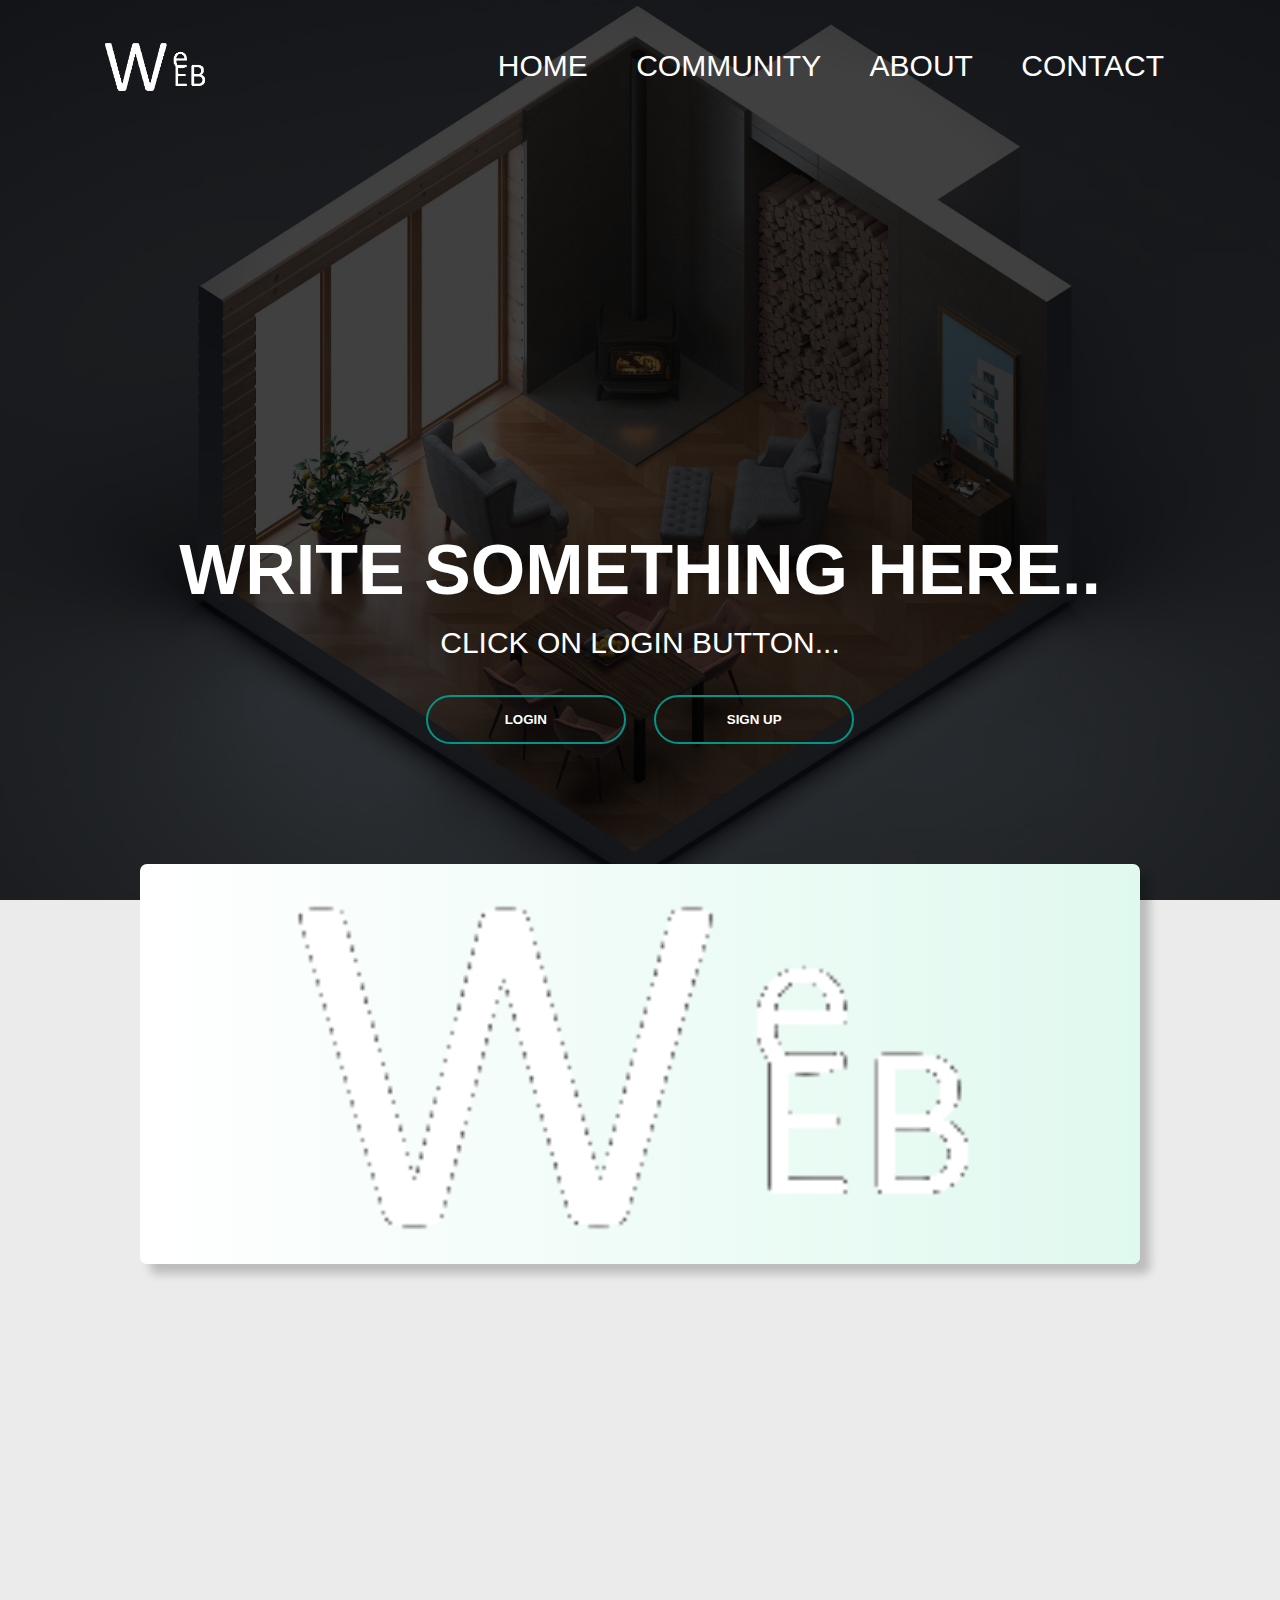
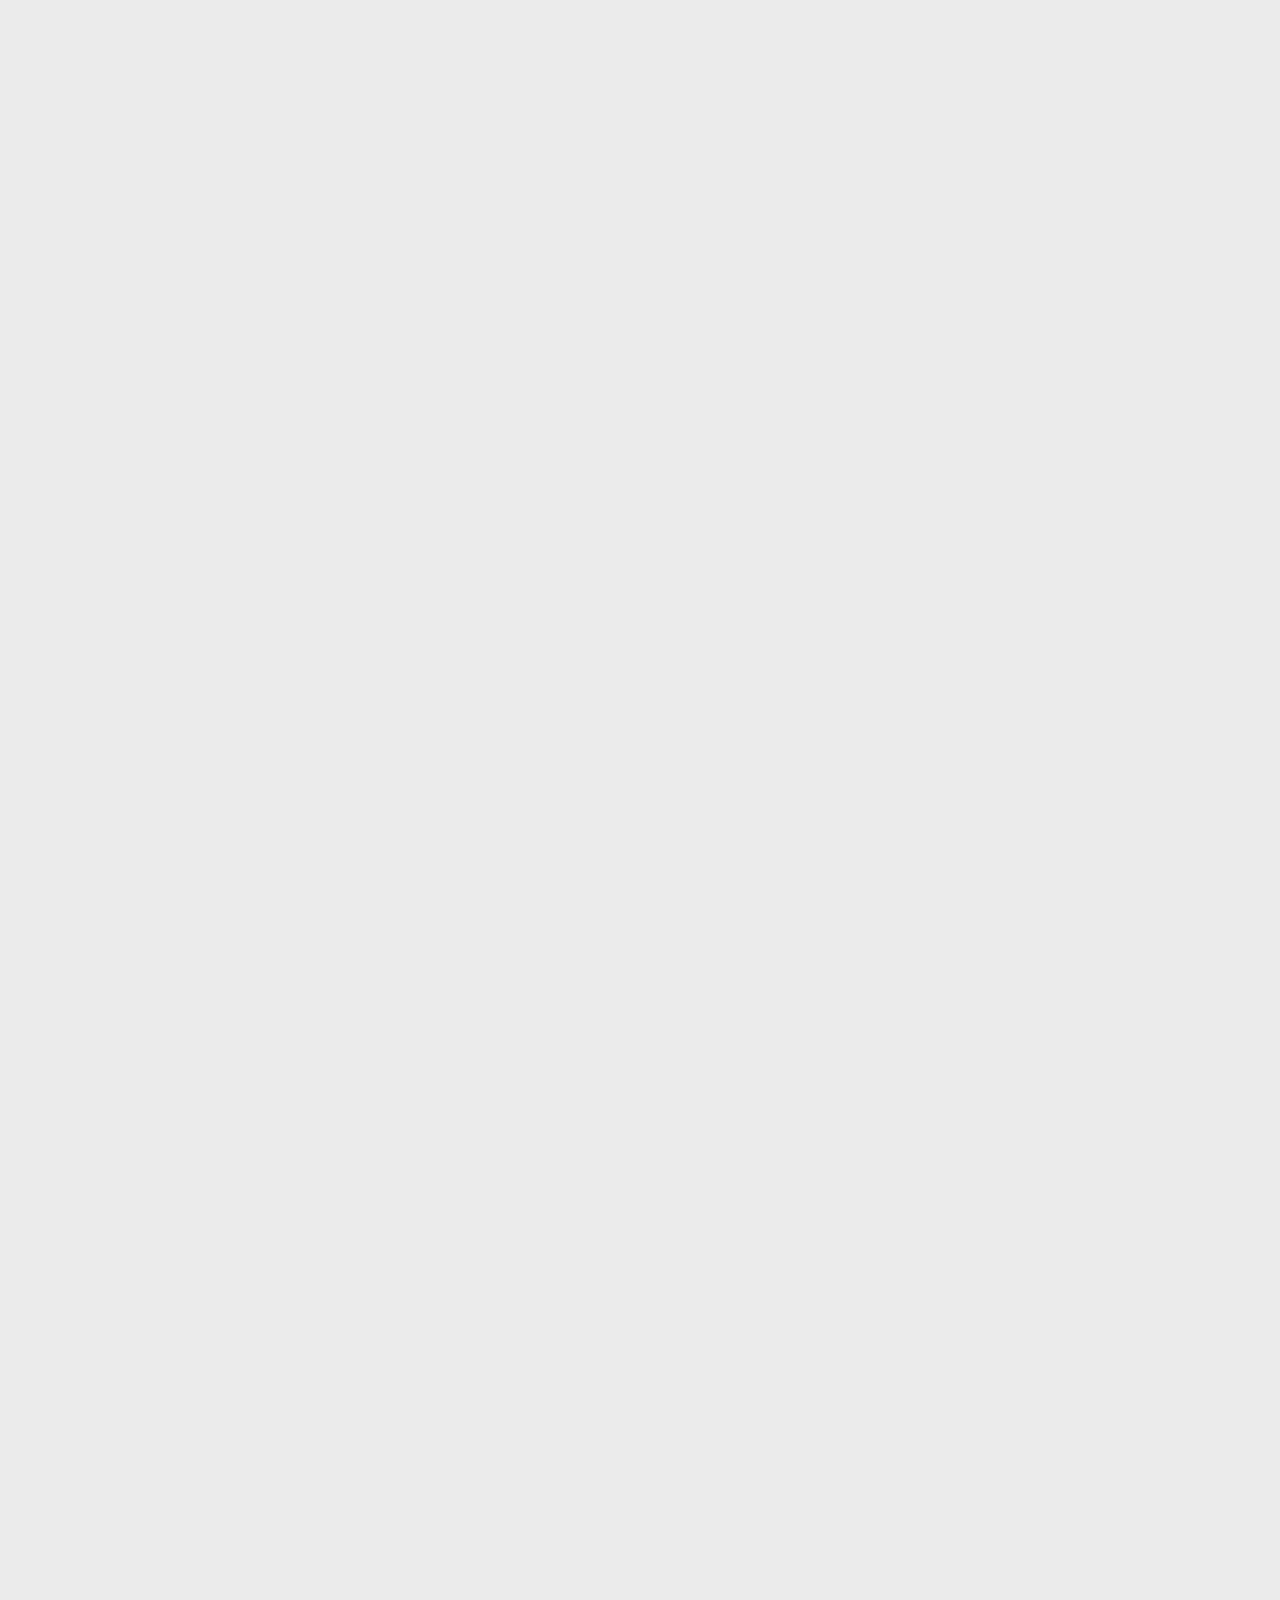
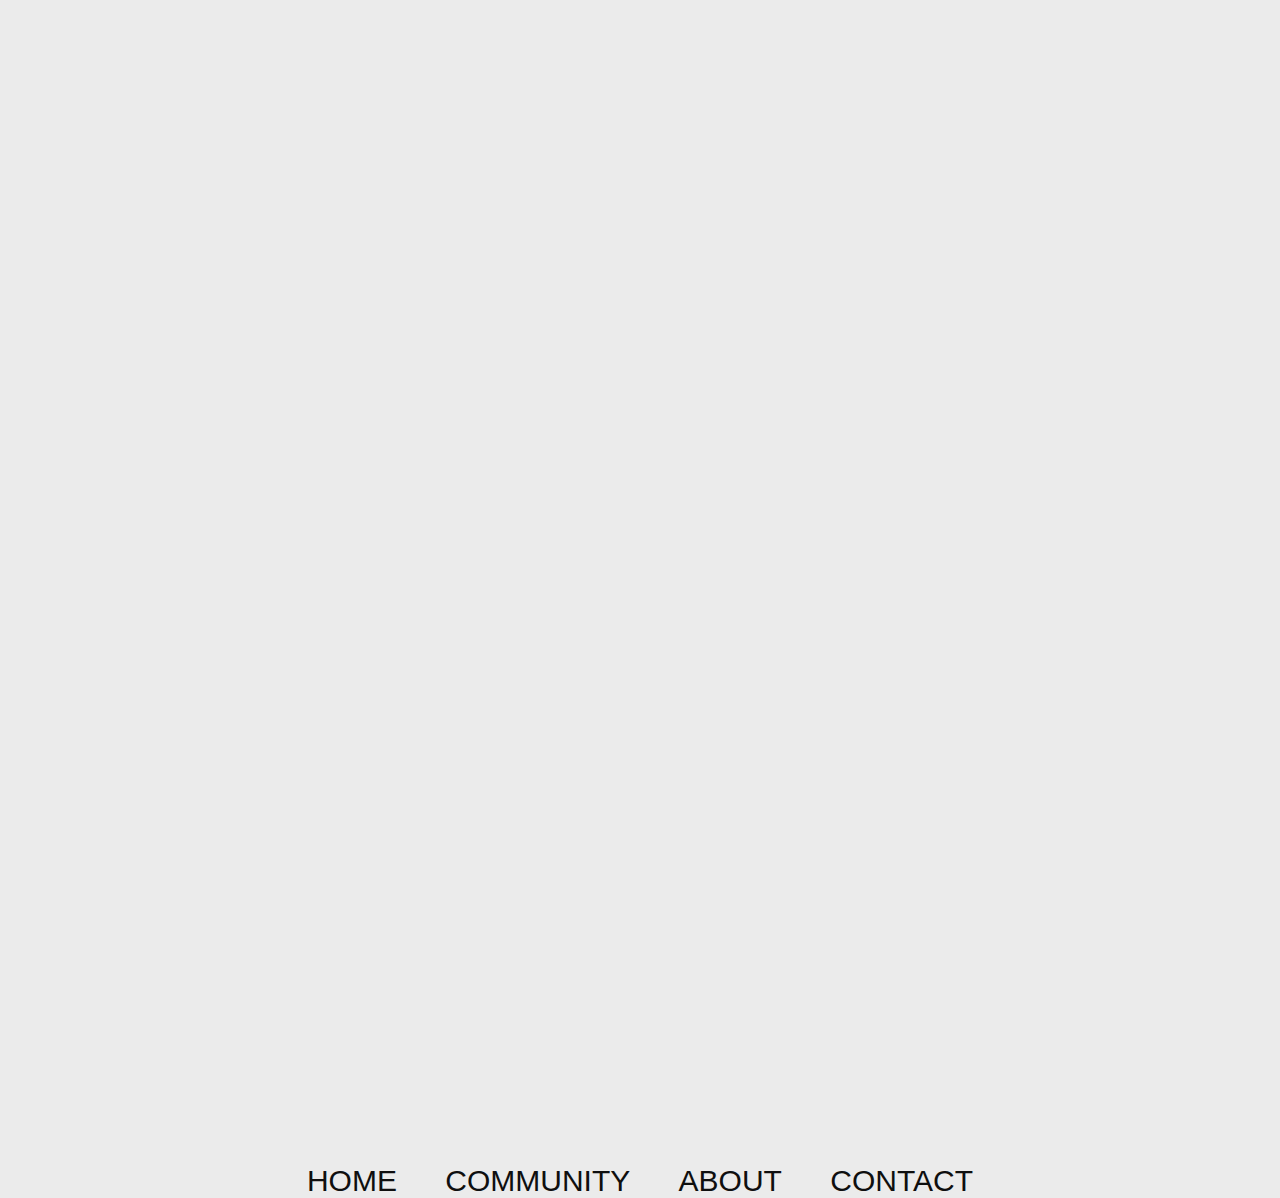
<file: index.html>
<html>
    <head>
      <!--<meta charset="UTF-8">-->
      <meta http-equiv="X-UA-Compatible" content="IE=edge">
      <meta name="viewport" content="width=device-width, initial-scale=1.0">
      <link rel="stylesheet" href="https://unpkg.com/aos@next/dist/aos.css" />
      <link rel="stylesheet" href="style.css">
      <title>HOME</title>
    </head>
    <body>
        <div class="banner">
            <div class="navbar">
                <img src="logo.png" class="logo">
                <ul>
                    <li><a href="#">HOME</a></li>
                    <li><a href="#">COMMUNITY</a></li>
                    <li><a href="#">ABOUT</a></li>
                    <li><a href="#">CONTACT</a></li>
                </ul>
            </div>
            <div class="content">
                <h1>WRITE SOMETHING HERE..</h1>
                <p>CLICK ON LOGIN BUTTON...</p>
            <div>
              <a href="login.html"><button type="button"><span></span>LOGIN</button></a>
                <button type="button"><span></span>SIGN UP</button>
            </div>
            <div class="container">
                <!------------------------------------------------------------>
                          <div class="div">
                            <img src="img-1.png" class="image">
                          </div>
                <!--------------------------------------------------------------->
                          <div class="div" data-aos="fade-left" data-aos-duration="1000" data-aos-once="true">
                            <img src="img-1.png" class="image">
                          </div>
                <!-------------------------------------------------------------->
                          <div class="div" data-aos="fade-right">
                            YOU CAN WRITE ANY THINKING HERE...
                          </div>
                <!-- ------------------------------------------------------------->
                          <div class="div"  data-aos="fade-up">
                            YOU CAN WRITE ANY THINKING HERE...
                          </div>
                <!-- ------------------------------------------------------------->
                          <div class="div"  data-aos="zoom-in">
                            YOU CAN WRITE ANY THINKING HERE...
                          </div>
                <!-- ------------------------------------------------------------->
                          <div class="div" data-aos="flip-up">
                            YOU CAN WRITE ANY THINKING HERE...
                          </div>
                <!-- ------------------------------------------------------------->
                </div>
                <div class="contacts">
                    <ul>
                        <li><a href="#">HOME</a></li>
                        <li><a href="#">COMMUNITY</a></li>
                        <li><a href="#">ABOUT</a></li>
                        <li><a href="#">CONTACT</a></li>
                    </ul>
                </div>
            </div>
            
        </div>
        <script src="https://unpkg.com/aos@next/dist/aos.js"></script>
        <script>
            AOS.init();
        </script>
    </body>
</html>
</file>
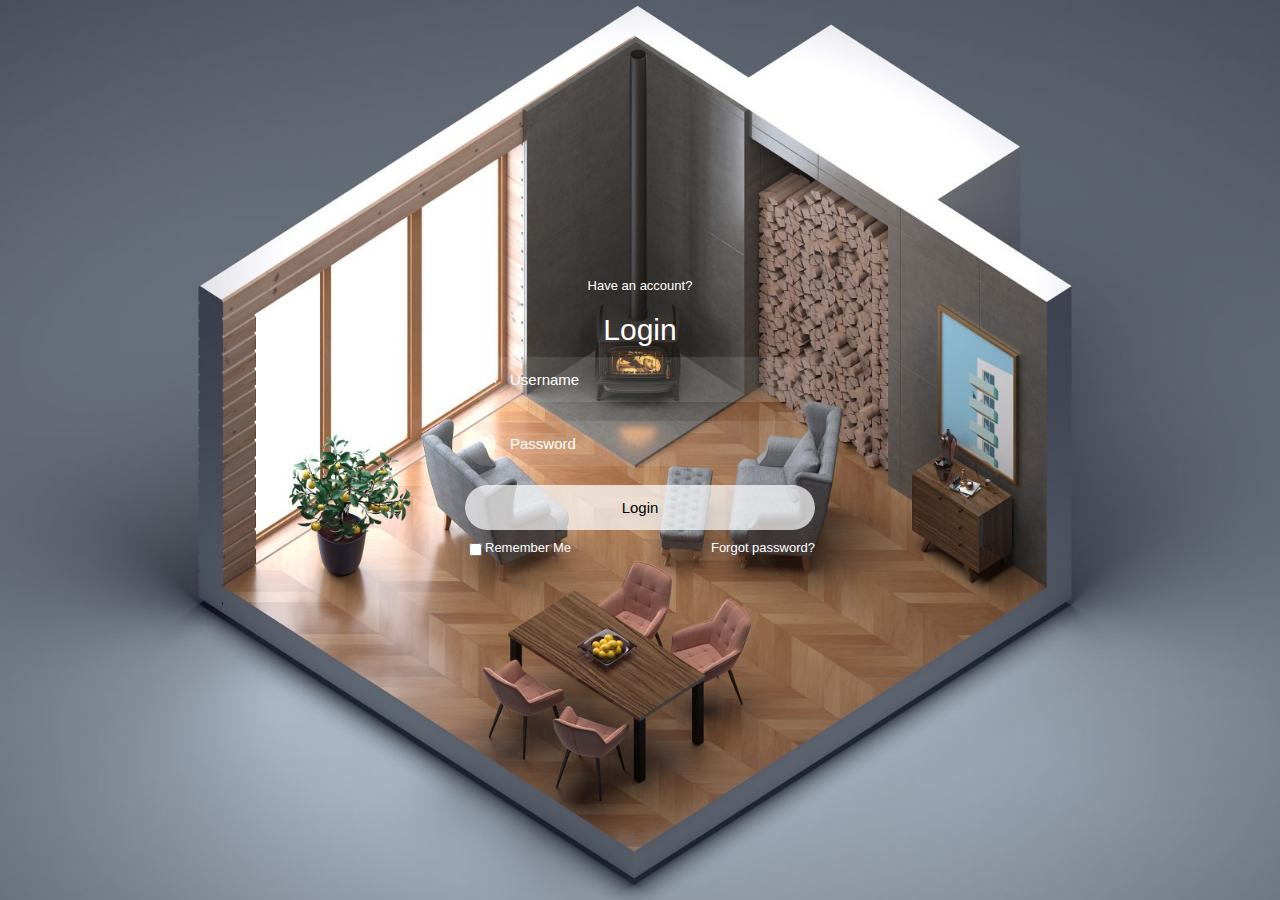
<file: login.html>
<!DOCTYPE html>
<html lang="en">
<head>
    <meta charset="UTF-8">
    <meta http-equiv="X-UA-Compatible" content="IE=edge">
    <meta name="viewport" content="width=device-width, initial-scale=1.0">
    <link rel="stylesheet" href="login.css">
    <link href='https://unpkg.com/boxicons@2.1.4/css/boxicons.min.css' rel='stylesheet'>

    <title>Login</title>

</head>
<body>
   <div class="box">
    <div class="container">

        <div class="top">
            <span>Have an account?</span>
            <header>Login</header>
        </div>

        <div class="input-field">
            <input type="text" class="input" placeholder="Username" id="">
            <i class='bx bx-user' ></i>
        </div>

        <div class="input-field">
            <input type="Password" class="input" placeholder="Password" id="">
            <i class='bx bx-lock-alt'></i>
        </div>

        <div class="input-field">
            <input type="submit" class="submit" value="Login" id="">
        </div>

        <div class="two-col">
            <div class="one">
               <input type="checkbox" name="" id="check">
               <label for="check"> Remember Me</label>
            </div>
            <div class="two">
                <label><a href="#">Forgot password?</a></label>
            </div>
        </div>
    </div>
</div>  
</body>
</html>
</file>
<file: style.css>
*{
    margin: 0;
    padding: 0;
    font-family: sans-serif;
}
.banner{
    width: 100%;
    height: 100vh;
    background-image: linear-gradient(rgba(0, 0, 0, 0.75),rgba(0, 0, 0, 0.75)),url(med.jpg);
    background-size: cover;
    background-position: center;
}
.navbar{
    width: 85%;
    margin: auto;
    padding: 35px 0;
    display: flex;
    align-items: center;
    justify-content: space-between;
}
.logo{
    width: 120px;
    cursor: pointer;
}
.navbar ul li{
    list-style: none;
    display: inline-block;
    margin: 0 20px;
    position: relative;
}
.navbar ul li a{
    text-decoration: none;
    color: #fff;
    text-transform: uppercase;
}
.navbar ul li::after{
    content: '';
    height: 3px;
    width: 0;
    background: linear-gradient(to right, #1cd8d2, #93edc7);;
    position: absolute;
    left: 0;
    bottom: -10px;
    transition: 0.5s;
}
.navbar ul li:hover::after{
    width: 100%;
}
.content{
    width: 100%;
    position: absolute;
    top: 50%;
    transform: translateY(-50);
    text-align: center;
    color: #fff;
}
.content h1{
    font-size:  70px;
    margin-top: 80px;
}
.content p{
    margin: 20px auto;
    font-weight: 100;
    line-height: 25px;
}
button{
    width: 200px;
    padding: 15px 0;
    text-align: center;
    margin: 20px 10px;
    border-radius:  25px;
    font-weight: bold;
    border: 2px solid #009688;
    background: transparent;
    color: #fff;
    cursor: pointer;
    position: relative;
    overflow: hidden;
}

span{
    background: linear-gradient(to right, #1cd8d2, #93edc7);;
    height: 100%;
    width: 0;
    border-radius: 25px;
    position: absolute;
    left: 0;
    bottom: 0;
    z-index: 0.1;
    transition: 0.5s;
}
button:hover span{
    width: 100%;
}
button:hover{
    border: none;
}
*{
    margin: 0;
    padding: 0;
  }
  body{
    font-size: 30px;
    font-family: sans-serif;
    background: #ebebeb;
  }
  .container{
    display: flex;
    justify-content: center;
    align-items: center;
    width: 100%;
    flex-direction: column;
  }
  .div{
     box-shadow: 10px 10px 10px rgba(0, 0, 0, 0.2);
    height: 400px;
    width: 1000px;
    display: flex;
    justify-content: center;
    align-items: center;
    background: linear-gradient(to right, #fff, #e0f9ef);
    color: black;
    margin: 100px 0;
    border-radius: 7px;
  }
  .contects{
    background-color: #0f0f0f;
    width: 100%;
    height: 50vh;
    background-size: cover;
    background-position: center;
  }
  .contacts ul li{
    list-style: none;
    display: inline-block;
    margin: 0 20px;
    position: relative;
}
.contacts ul li a{
    text-decoration: none;
    color: #0f0f0f;
    text-transform: uppercase;
} 
.image{
    width: 800px;
    cursor: pointer;
}
</file>
<file: login.css>
@import url('fonts.css');
*{
    font-family: 'poppins' ,sans-serif;
}
body{
    background-image: url("med.jpg");
    background-size: cover;
    background-position: center;
    background-attachment: fixed;
    background-repeat: no-repeat;
    
}
.box{
    display: flex;
    justify-content: center;
    align-items: center;
    min-height: 90vh;
}
.container{
    width: 350px;
    display: flex;
    flex-direction: column;
    padding: 0 15px 0 15px;
    
}
span{
    color: #fff;
    font-size: small;
    display: flex;
    justify-content: center;
    padding: 10px 0 10px 0;
}
header{
    color: #fff;
    font-size: 30px;
    display: flex;
    justify-content: center;
    padding: 10px 0 10px 0;
}
.input-field .input{
    height: 45px;
    width: 87%;
    border: none;
    border-radius: 30px;
    color: #fff;
    font-size: 15px;
    padding: 0 0 0 45px;
    background: rgba(255,255,255,0.1);
    outline: none;
}
i{
    position: relative;
    top: -33px;
    left: 17px;
    color: #fff;
}
::-webkit-input-placeholder{
    color: #fff;
}
.submit{
    border: none;
    border-radius: 30px;
    font-size: 15px;
    height: 45px;
    outline: none;
    width: 100%;
    color: black;
    background: rgba(255,255,255,0.7);
    cursor: pointer;
    transition: .3s ;
}
.submit:hover{
    box-shadow: 1px 5px 7px 1px rgba(0, 0, 0, 0.2);
}
.two-col{
    display: flex;
    flex-direction: row;
    justify-content: space-between;
    color: #fff;
    font-size: small;
    margin-top: 10px;
}
.one{
    display: flex;
}
label a{
    text-decoration: none;
    color: #fff;
}
</file>
